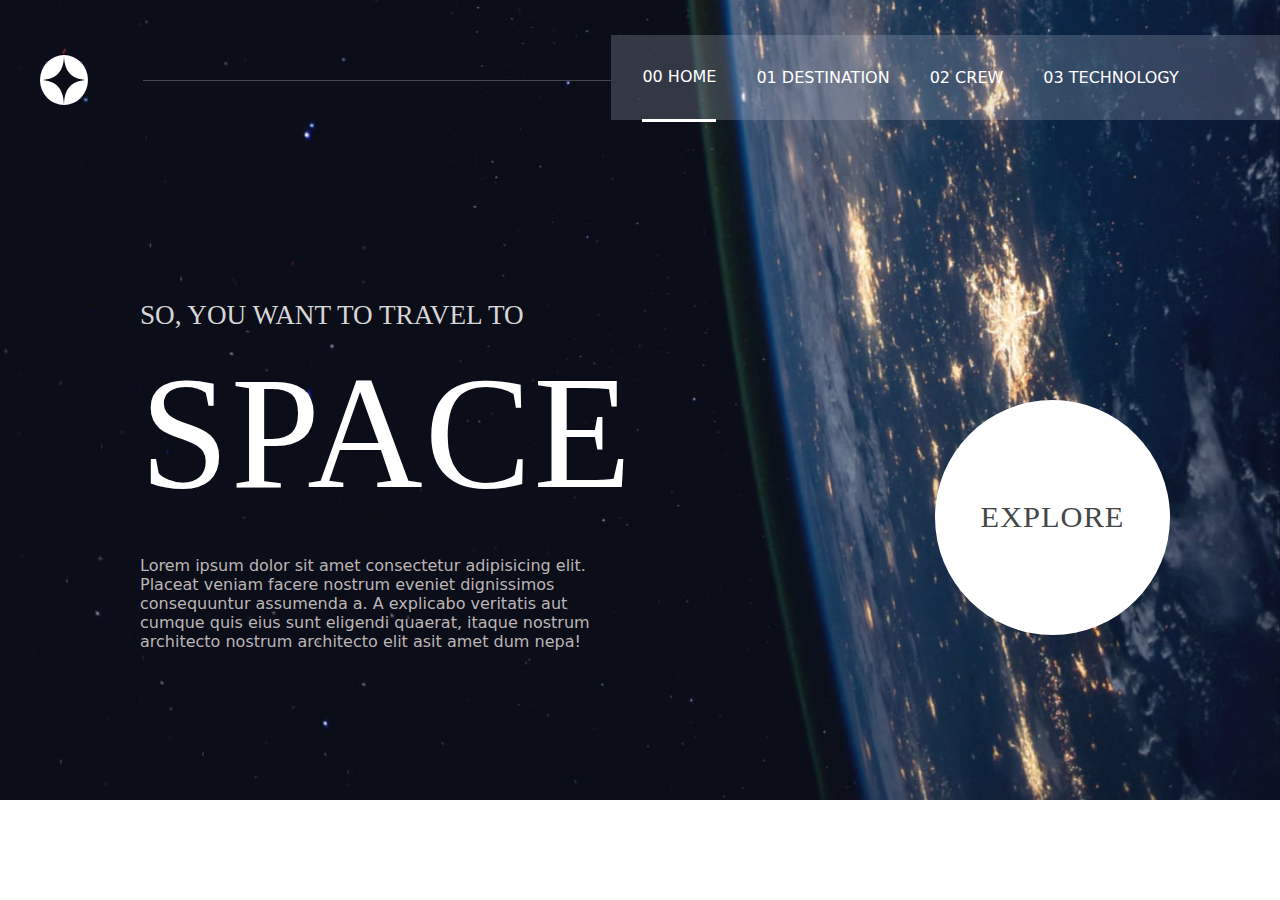
<file: Space-zone/00-index/index.html>
<!DOCTYPE html>
<html lang="en">
<head>
    <meta charset="UTF-8">
    <meta name="viewport" content="width=device-width, initial-scale=1.0">
    <title>Space-zone</title>
    <link rel="shortcut icon" href="../arquivos-codigos/starter-code/assets/favicon-32x32.png" type="image/x-icon">
    <link rel="stylesheet" href="style.css">
</head>
<body>
    
    <header>
        <img src="../arquivos-codigos/starter-code/assets/shared/logo.svg" alt="estrela-header" id="logo">

        <hr id="linha-header">

        <nav id="menu">
            <a href="index.html" style="border-bottom: 3px solid white;" class="menua ><aside class="number">00</aside> HOME</a>
            <a href="../001-destination/moon.html" class="menua ><aside class="number">01</aside> DESTINATION</a>
            <a href="../003-crew/crew1.html" class="menua ><aside class="number">02</aside> CREW</a>
            <a href="../004-TEC/tec1.html" style="margin-right: 70px;" class="menua ><aside class="number">03</aside> TECHNOLOGY</a>
        </nav>
    </header>


    <main>
        <section id="info">
            <h4>SO, YOU WANT TO TRAVEL TO</h4>
            <h1>SPACE</h1>
            <p>Lorem ipsum dolor sit amet consectetur adipisicing elit. Placeat veniam facere nostrum eveniet dignissimos consequuntur assumenda a. A explicabo veritatis aut cumque quis eius sunt eligendi quaerat, itaque nostrum architecto nostrum architecto elit asit amet dum nepa!</p>


        </section>

        <a href="https://earth.google.com/web/" target="_blank" id="ex">  
                <p id="ex1">EXPLORE</p>
        </a>


    </main>
</body>
</html>
</file>
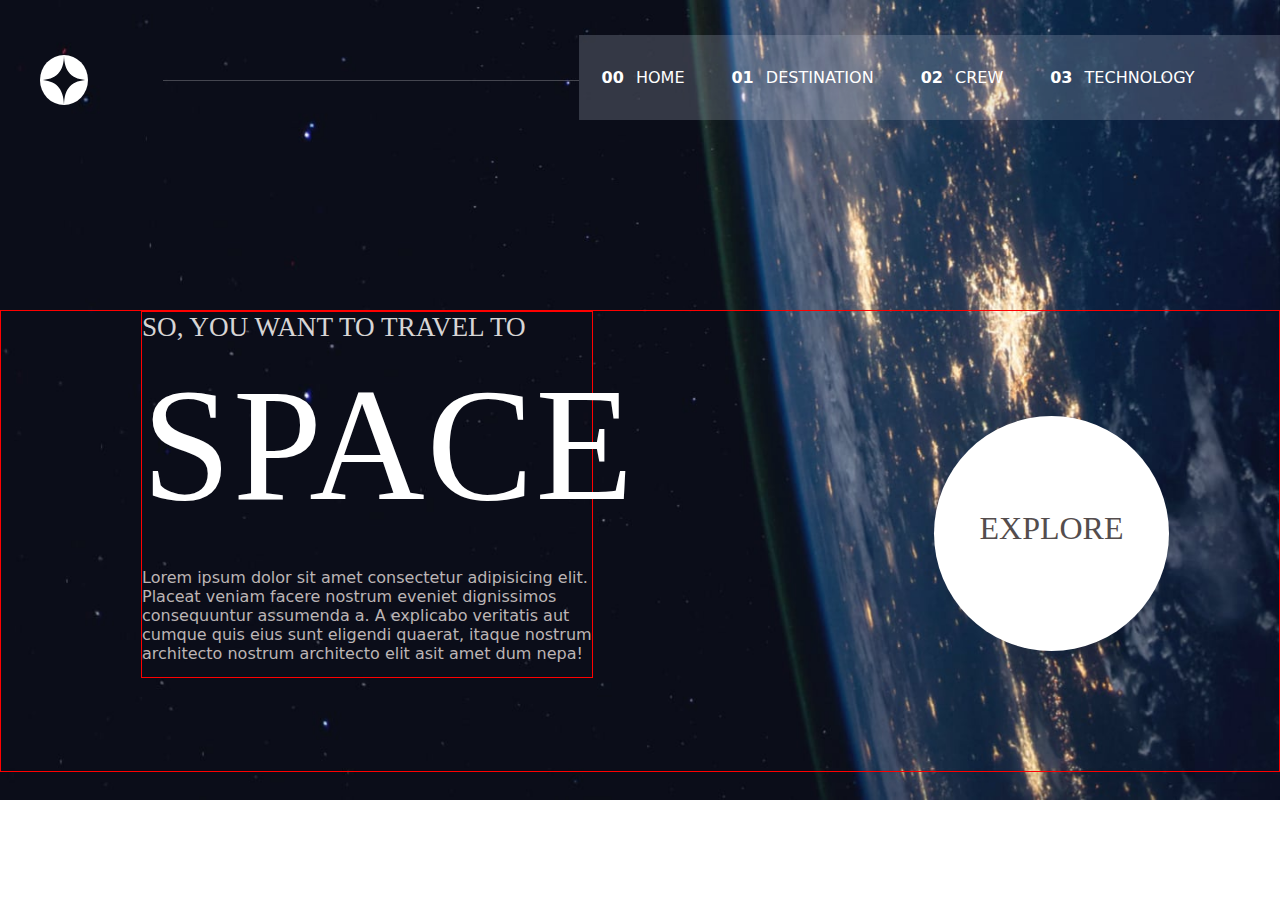
<file: Space-zone/index/index.html>
<!DOCTYPE html>
<html lang="en">
<head>
    <meta charset="UTF-8">
    <meta name="viewport" content="width=device-width, initial-scale=1.0">
    <title>Space-zone</title>
    <link rel="shortcut icon" href="arquivos-codigos/starter-code/assets/favicon-32x32.png" type="image/x-icon">
    <link rel="stylesheet" href="style.css">
</head>
<body>
    
    <header>
        <img src="../arquivos-codigos/starter-code/assets/shared/logo.svg" alt="estrela-header" id="logo">

        <hr id="linha-header">

        <nav id="menu">
            <a href=""><aside class="number">00</aside> HOME</a>
            <a href=""><aside class="number">01</aside> DESTINATION</a>
            <a href=""><aside class="number">02</aside> CREW</a>
            <a href="" style="margin-right: 70px;"><aside class="number">03</aside> TECHNOLOGY</a>
        </nav>
    </header>


    <main>
        <section id="info">
            <h4>SO, YOU WANT TO TRAVEL TO</h4>
            <h1>SPACE</h1>
            <p>Lorem ipsum dolor sit amet consectetur adipisicing elit. Placeat veniam facere nostrum eveniet dignissimos consequuntur assumenda a. A explicabo veritatis aut cumque quis eius sunt eligendi quaerat, itaque nostrum architecto nostrum architecto elit asit amet dum nepa!</p>


        </section>

        <section id="button">
            <a href="" id="ex">EXPLORE</a>
        </section>


    </main>
</body>
</html>
</file>
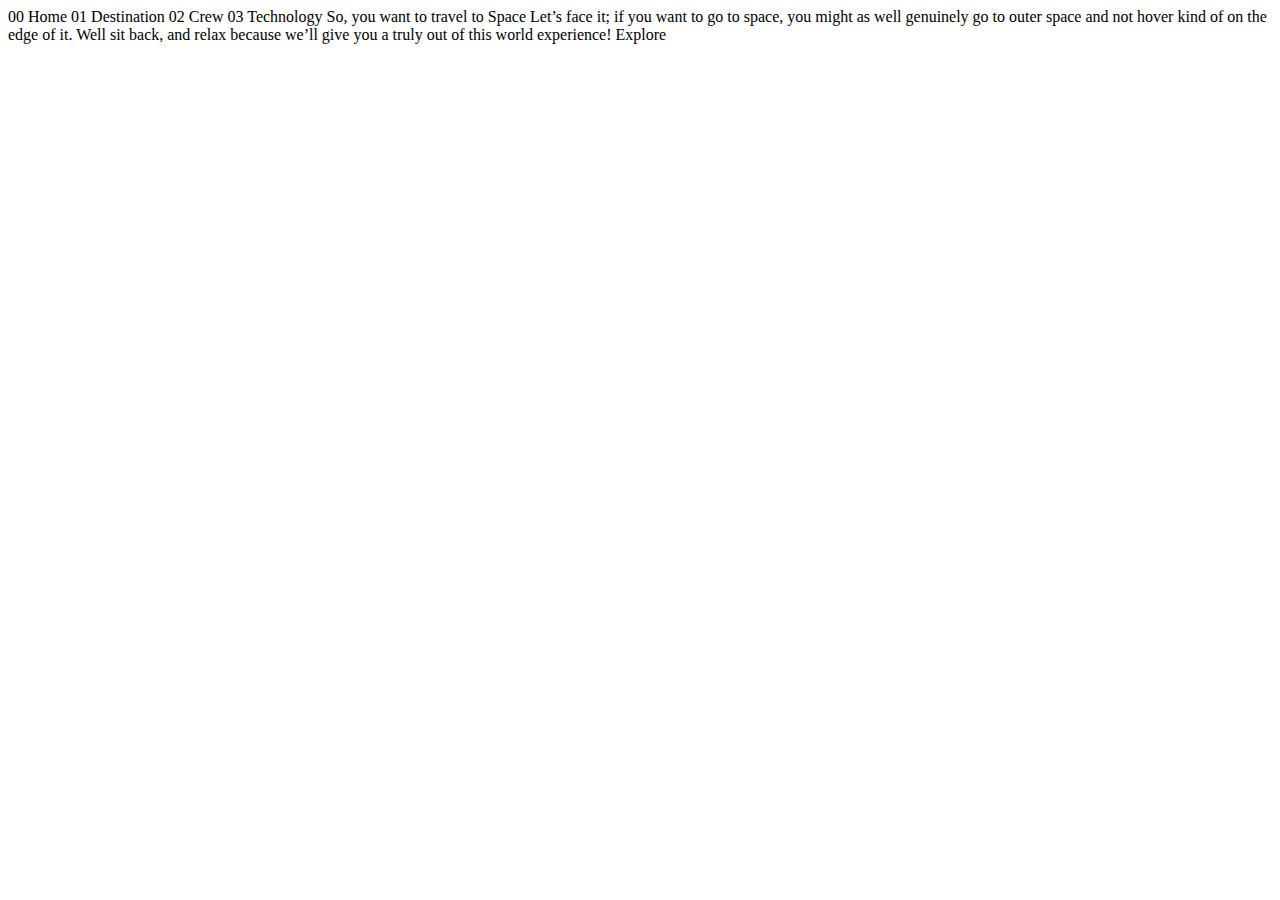
<file: Space-zone/arquivos-codigos/starter-code/index.html>
<!DOCTYPE html>
<html lang="en">
<head>
  <meta charset="UTF-8">
  <meta name="viewport" content="width=device-width, initial-scale=1.0">

  <link rel="icon" type="image/png" sizes="32x32" href="./assets/favicon-32x32.png">
  
  <title>Frontend Mentor | Space tourism website</title>
</head>
<body>

  00 Home
  01 Destination
  02 Crew
  03 Technology

  So, you want to travel to
  Space
  Let’s face it; if you want to go to space, you might as well genuinely go to 
  outer space and not hover kind of on the edge of it. Well sit back, and relax 
  because we’ll give you a truly out of this world experience!

  Explore

</body>
</html>
</file>
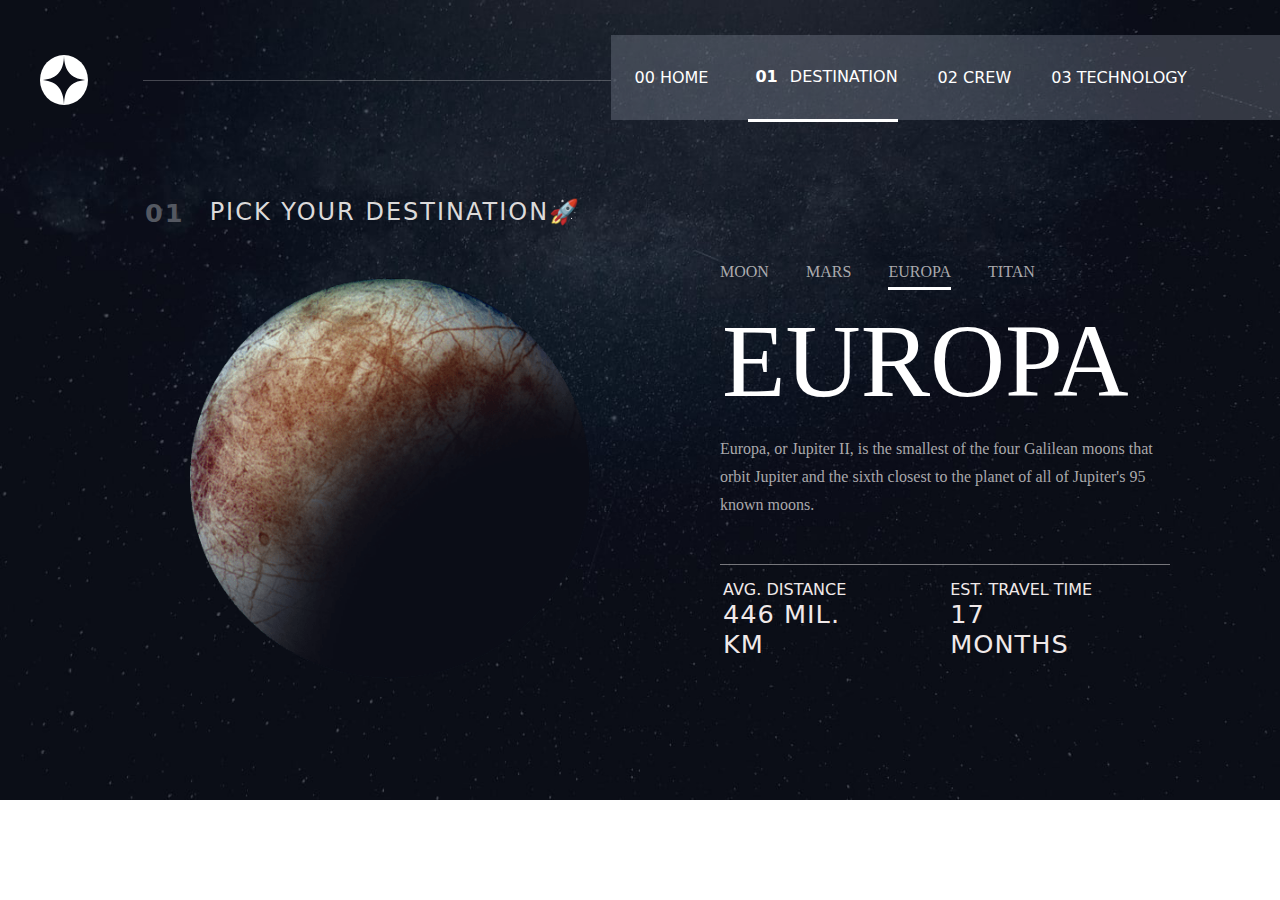
<file: Space-zone/001-destination/europa.html>
<!DOCTYPE html>
<html lang="en">
<head>
    <meta charset="UTF-8">
    <meta name="viewport" content="width=device-width, initial-scale=1.0">
    <title>EUROPA|---SPACE-ZONE</title>
    <link rel="shortcut icon" href="../arquivos-codigos/starter-code/assets/favicon-32x32.png" type="image/x-icon">
    <link rel="stylesheet" href="europa.css">

</head>
<body>

    <header>
        <img src="../arquivos-codigos/starter-code/assets/shared/logo.svg" alt="estrela-header" id="logo">

        <hr id="linha-header">

        <nav id="menu">
            <a href="../00-index/index.html" class="menua ><aside class="number">00</aside> HOME</a>
            <a href="" class="menua" style="border-bottom: 3px solid white;" > <aside class="number">01</aside> DESTINATION</a>
            <a href="../003-crew/crew1.html" class="menua ><aside class="number">02</aside> CREW</a>
            <a href="../004-TEC/tec1.html" style="margin-right: 70px;" class="menua ><aside class="number">03</aside> TECHNOLOGY</a>
        </nav>
    </header>

    <main>
        <h2><aside>01</aside>PICK   YOUR   DESTINATION🚀</h2>

        <div id="dois">
            <section id="planet">
                <img src="../arquivos-codigos/starter-code/assets/destination/image-europa.png" alt="EUROPA">

            </section>

            <section id="info-planet">
                <nav id="planets">
                    <a href="moon.html">MOON</a>
                    <a href="mars.html">MARS</a>
                    <a href="europa.html" style="border-bottom: 3px solid white">EUROPA</a>
                    <a href="titan.html">TITAN</a>
                </nav>

                <h1>EUROPA</h1>
                <p>Europa, or Jupiter II, is the smallest of the four Galilean moons that orbit Jupiter and the sixth closest to the planet of all of Jupiter's 95 known moons.</p>

                <hr>

                <footer>
                    <div class="fut">
                        <p>AVG. DISTANCE</p>
                        <h3>446 MIL. KM</h3>
                    </div>

                    <div class="fut">
                        <p>EST. TRAVEL TIME</p>
                        <h3>17 MONTHS</h3>
                    </div>
                </footer>
            </section>


        </div>
    </main>
    
</body>
</html>
</file>
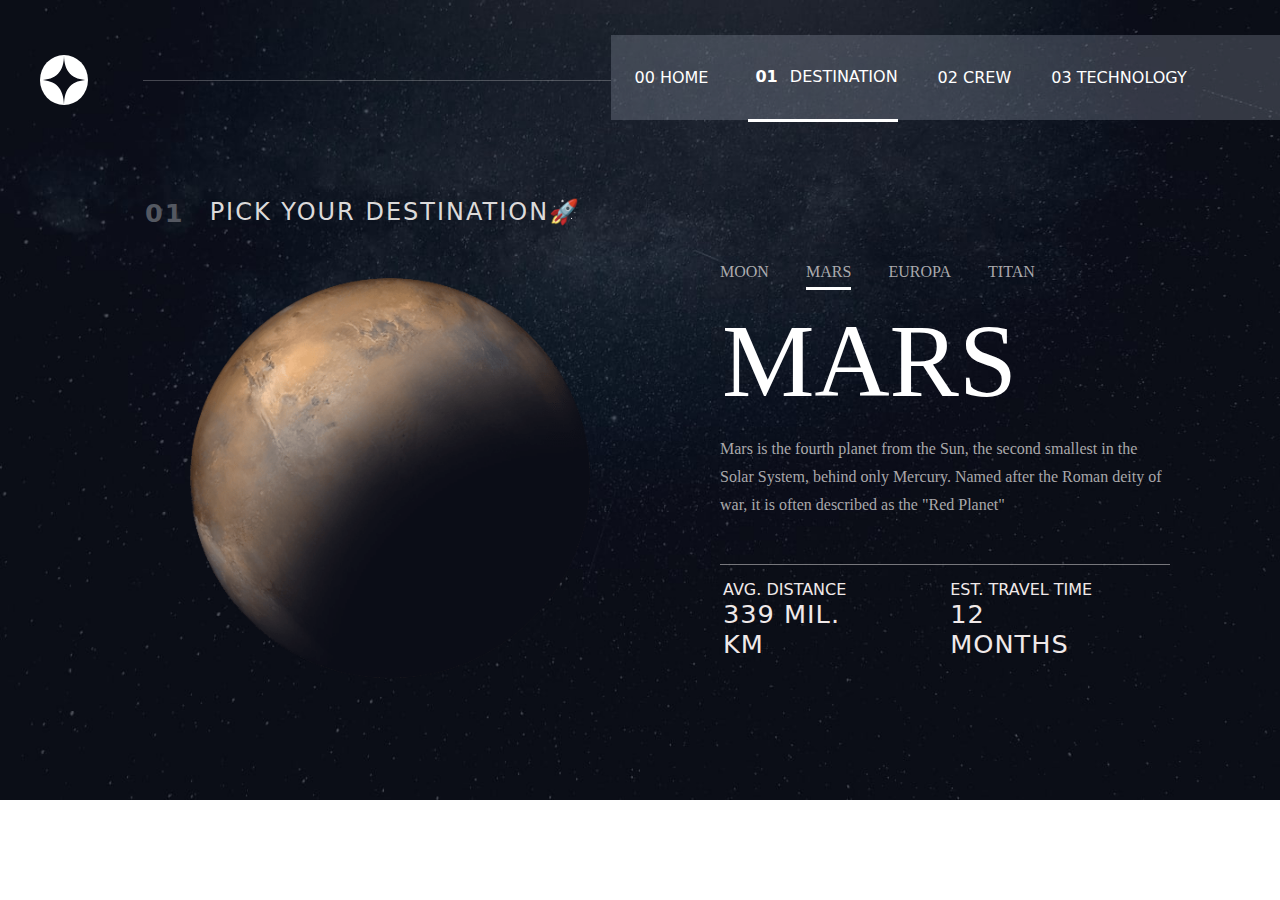
<file: Space-zone/001-destination/mars.html>
<!DOCTYPE html>
<html lang="en">
<head>
    <meta charset="UTF-8">
    <meta name="viewport" content="width=device-width, initial-scale=1.0">
    <title>MARS|---SPACE-ZONE</title>
    <link rel="shortcut icon" href="../arquivos-codigos/starter-code/assets/favicon-32x32.png" type="image/x-icon">
    <link rel="stylesheet" href="mars.css">

</head>
<body>

    <header>
        <img src="../arquivos-codigos/starter-code/assets/shared/logo.svg" alt="estrela-header" id="logo">

        <hr id="linha-header">

        <nav id="menu">
            <a href="../00-index/index.html" class="menua ><aside class="number">00</aside> HOME</a>
            <a href="" class="menua" style="border-bottom: 3px solid white;" > <aside class="number">01</aside> DESTINATION</a>
            <a href="../003-crew/crew1.html" class="menua ><aside class="number">02</aside> CREW</a>
            <a href="../004-TEC/tec1.html" style="margin-right: 70px;" class="menua ><aside class="number">03</aside> TECHNOLOGY</a>
        </nav>
    </header>

    <main>
        <h2><aside>01</aside>PICK   YOUR   DESTINATION🚀</h2>

        <div id="dois">
            <section id="planet">
                <img src="../arquivos-codigos/starter-code/assets/destination/image-mars.png" alt="MARS">

            </section>

            <section id="info-planet">
                <nav id="planets">
                    <a href="moon.html">MOON</a>
                    <a href="mars.html" style="border-bottom: 3px solid white">MARS</a>
                    <a href="europa.html">EUROPA</a>
                    <a href="titan.html">TITAN</a>
                </nav>

                <h1>MARS</h1>
                <p>Mars is the fourth planet from the Sun, the second smallest in the Solar System, behind only Mercury. Named after the Roman deity of war, it is often described as the "Red Planet"</p>

                <hr>

                <footer>
                    <div class="fut">
                        <p>AVG. DISTANCE</p>
                        <h3>339 MIL. KM</h3>
                    </div>

                    <div class="fut">
                        <p>EST. TRAVEL TIME</p>
                        <h3>12 MONTHS</h3>
                    </div>
                </footer>
            </section>


        </div>
    </main>
    
</body>
</html>
</file>
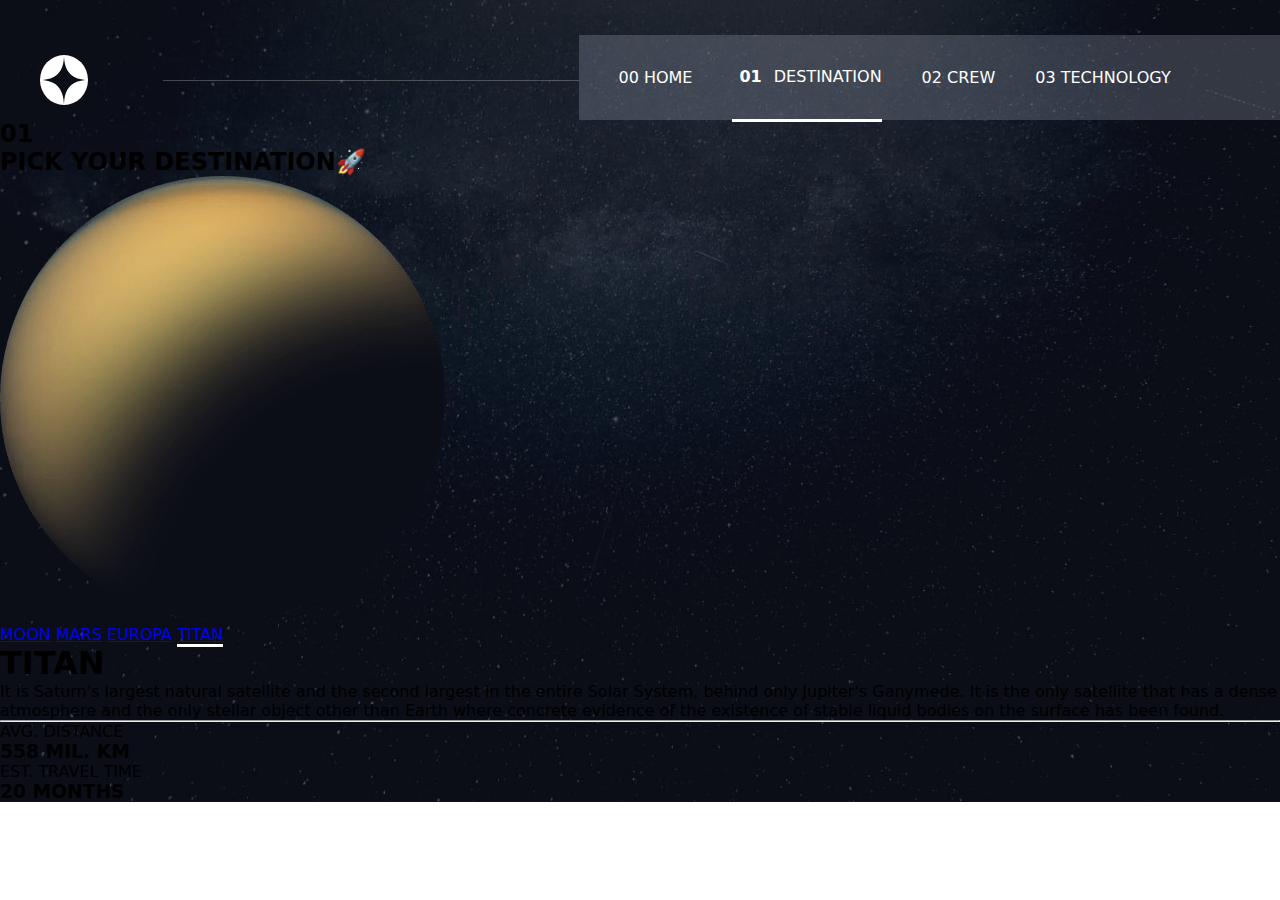
<file: Space-zone/001-destination/titan.html>
<!DOCTYPE html>
<html lang="en">
<head>
    <meta charset="UTF-8">
    <meta name="viewport" content="width=device-width, initial-scale=1.0">
    <title>TITAN|--SPACE-ZONE</title>
    <link rel="shortcut icon" href="../arquivos-codigos/starter-code/assets/favicon-32x32.png" type="image/x-icon">
    <link rel="stylesheet" href="moon.css">

</head>
<body>

    <header>
        <img src="../arquivos-codigos/starter-code/assets/shared/logo.svg" alt="estrela-header" id="logo">

        <hr id="linha-header">

        <nav id="menu">
            <a href="../00-index/index.html" class="menua ><aside class="number">00</aside> HOME</a>
            <a href="" class="menua" style="border-bottom: 3px solid white;" > <aside class="number">01</aside> DESTINATION</a>
            <a href="../003-crew/crew1.html" class="menua ><aside class="number">02</aside> CREW</a>
            <a href="../004-TEC/tec1.html" style="margin-right: 70px;" class="menua ><aside class="number">03</aside> TECHNOLOGY</a>
        </nav>
    </header>

    <main>
        <h2><aside>01</aside>PICK   YOUR   DESTINATION🚀</h2>

        <div id="dois">
            <section id="planet">
                <img src="../arquivos-codigos/starter-code/assets/destination/image-titan.png" alt="TITAN">

            </section>

            <section id="info-planet">
                <nav id="planets">
                    <a href="moon.html" >MOON</a>
                    <a href="mars.html">MARS</a>
                    <a href="europa.html">EUROPA</a>
                    <a href="titan.html"style="border-bottom: 3px solid white";>TITAN</a>
                </nav>

                <h1>TITAN</h1>
                <p>It is Saturn's largest natural satellite and the second largest in the entire Solar System, behind only Jupiter's Ganymede. It is the only satellite that has a dense atmosphere and the only stellar object other than Earth where concrete evidence of the existence of stable liquid bodies on the surface has been found.

                <hr>

                <footer>
                    <div class="fut">
                        <p>AVG. DISTANCE</p>
                        <h3>558 MIL. KM</h3>
                    </div>

                    <div class="fut">
                        <p>EST. TRAVEL TIME</p>
                        <h3>20 MONTHS</h3>
                    </div>
                </footer>
            </section>


        </div>
    </main>
    
</body>
</html>
</file>
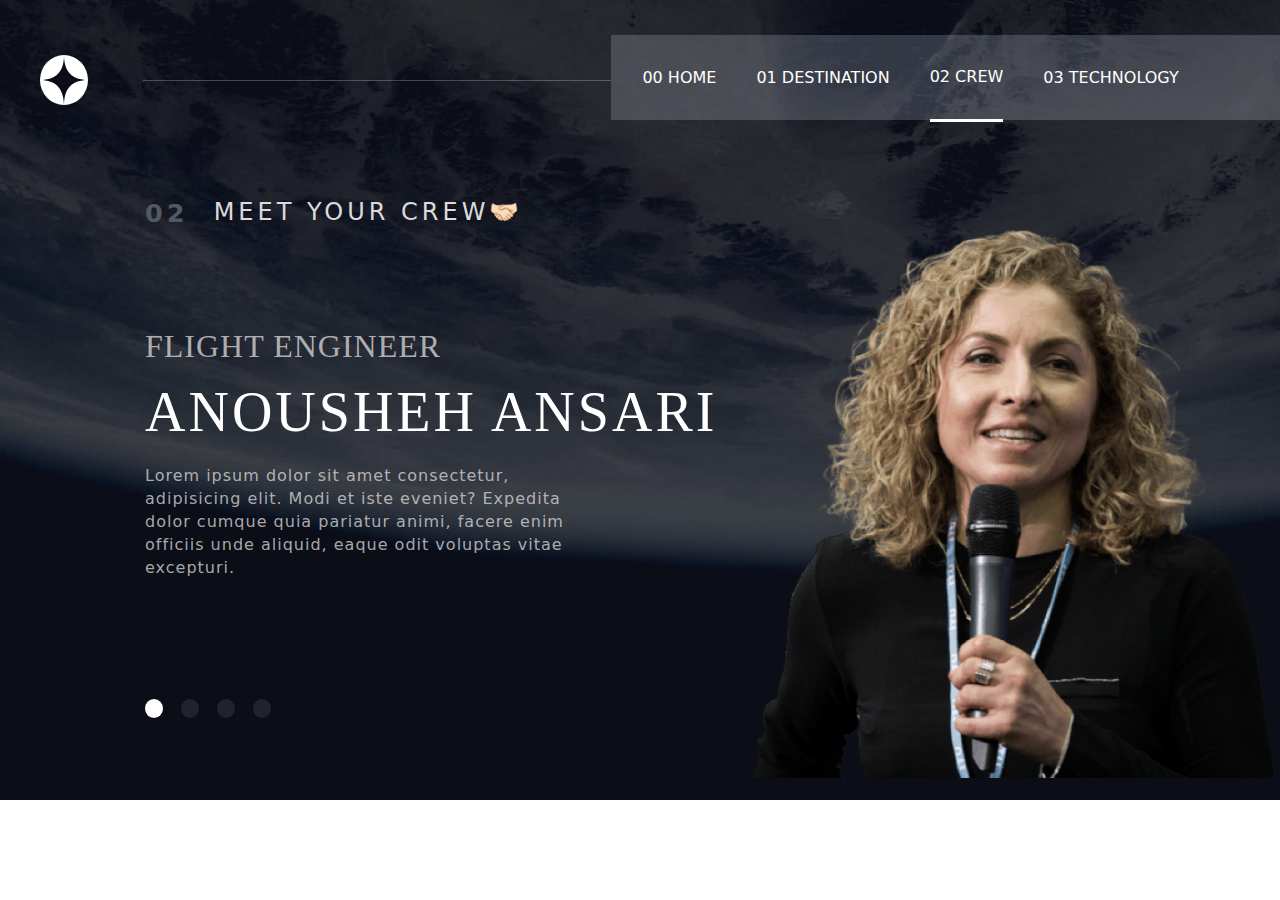
<file: Space-zone/003-crew/crew1.html>
<!DOCTYPE html>
<html lang="en">
<head>
    <meta charset="UTF-8">
    <meta name="viewport" content="width=device-width, initial-scale=1.0">
    <title>CREW|---02</title>
    <link rel="shortcut icon" href="../arquivos-codigos/starter-code/assets/favicon-32x32.png" type="image/x-icon">
    <link rel="stylesheet" href="geral003.css">

</head>
<body>

    <header>
        <img src="../arquivos-codigos/starter-code/assets/shared/logo.svg" alt="estrela-header" id="logo">

        <hr id="linha-header">

        <nav id="menu">
            <a href="../00-index/index.html" class="menua ><aside class="number">00</aside> HOME</a>
            <a href="../001-destination/moon.html" class="menua ><aside class="number">01</aside> DESTINATION</a>
            <a href="../003-crew/crew1.html" style="border-bottom: 3px solid white;" class="menua ><aside class="number">02</aside> CREW</a>
            <a href="../004-TEC/tec1.html" style="margin-right: 70px;" class="menua ><aside class="number">03</aside> TECHNOLOGY</a>
        </nav>
    </header>
    
    <main>
        <h2><aside>02</aside>MEET YOUR CREW🤝🏻</h2>

        <div id="dois">
            <section id="info">
                <h3>FLIGHT ENGINEER</h3>
                <h1>ANOUSHEH ANSARI</h1>
                <p>Lorem ipsum dolor sit amet consectetur, adipisicing elit. Modi et iste eveniet? Expedita dolor cumque quia pariatur animi, facere enim officiis unde aliquid, eaque odit voluptas vitae excepturi.</p>

                <nav id="bolinhas">
                     <a href="" style="background-color: white;"></a>
                     <a href="crew2.html"></a>
                     <a href="crew3.html"></a>
                     <a href="crew4.html"></a>

                </nav>

            </section>

            <section id="pessoa">
               <img src="../arquivos-codigos/starter-code/assets/crew/image-anousheh-ansari.png" alt="Pessoa">
            </section>
        </div>
    </main>
</body>
</html>
</file>
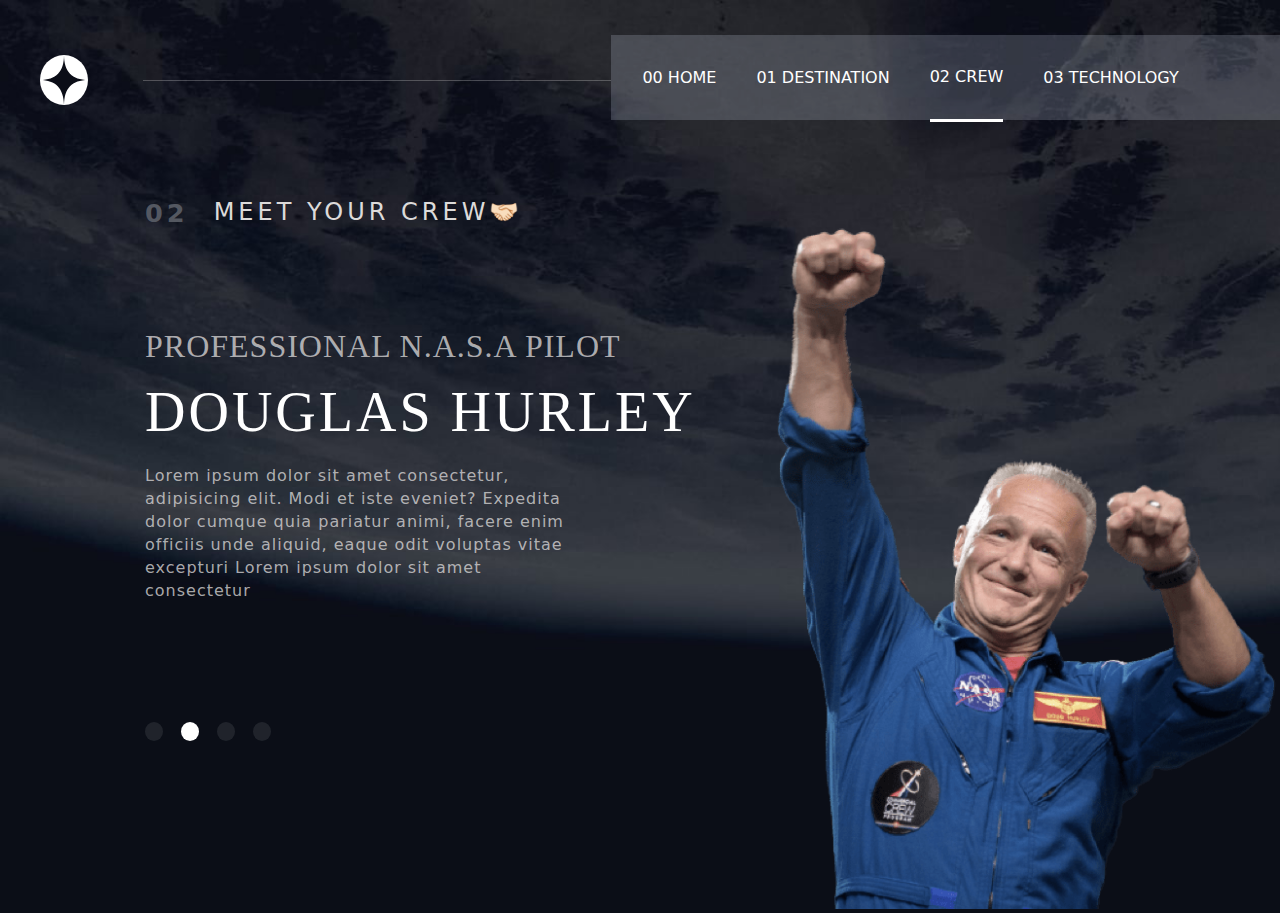
<file: Space-zone/003-crew/crew2.html>
<!DOCTYPE html>
<html lang="en">
<head>
    <meta charset="UTF-8">
    <meta name="viewport" content="width=device-width, initial-scale=1.0">
    <title>CREW|---02</title>
    <link rel="shortcut icon" href="../arquivos-codigos/starter-code/assets/favicon-32x32.png" type="image/x-icon">
    <link rel="stylesheet" href="geral003.css">

</head>
<body>

    <header>
        <img src="../arquivos-codigos/starter-code/assets/shared/logo.svg" alt="estrela-header" id="logo">

        <hr id="linha-header">

        <nav id="menu">
            <a href="../00-index/index.html" class="menua ><aside class="number">00</aside> HOME</a>
            <a href="../001-destination/moon.html" class="menua ><aside class="number">01</aside> DESTINATION</a>
            <a href="../003-crew/crew1.html" style="border-bottom: 3px solid white;" class="menua ><aside class="number">02</aside> CREW</a>
            <a href="../004-TEC/tec1.html" style="margin-right: 70px;" class="menua ><aside class="number">03</aside> TECHNOLOGY</a>
        </nav>
    </header>
    
    <main>
        <h2><aside>02</aside>MEET YOUR CREW🤝🏻</h2>

        <div id="dois">
            <section id="info">
                <h3>PROFESSIONAL N.A.S.A PILOT</h3>
                <h1>DOUGLAS HURLEY</h1>
                <p>Lorem ipsum dolor sit amet consectetur, adipisicing elit. Modi et iste eveniet? Expedita dolor cumque quia pariatur animi, facere enim officiis unde aliquid, eaque odit voluptas vitae excepturi Lorem ipsum dolor sit amet consectetur</p>

                <nav id="bolinhas">
                     <a href="crew1.html"></a>
                     <a href="" style="background-color: white;"></a>
                     <a href="crew3.html"></a>
                     <a href="crew4.html"></a>

                </nav>

            </section>

            <section id="pessoa">
               <img src="../arquivos-codigos/starter-code/assets/crew/image-douglas-hurley.png" alt="Pessoa" style="width: 500px; margin-left: 80px; margin-top: 0px;">
            </section>
        </div>
    </main>
</body>
</html>
</file>
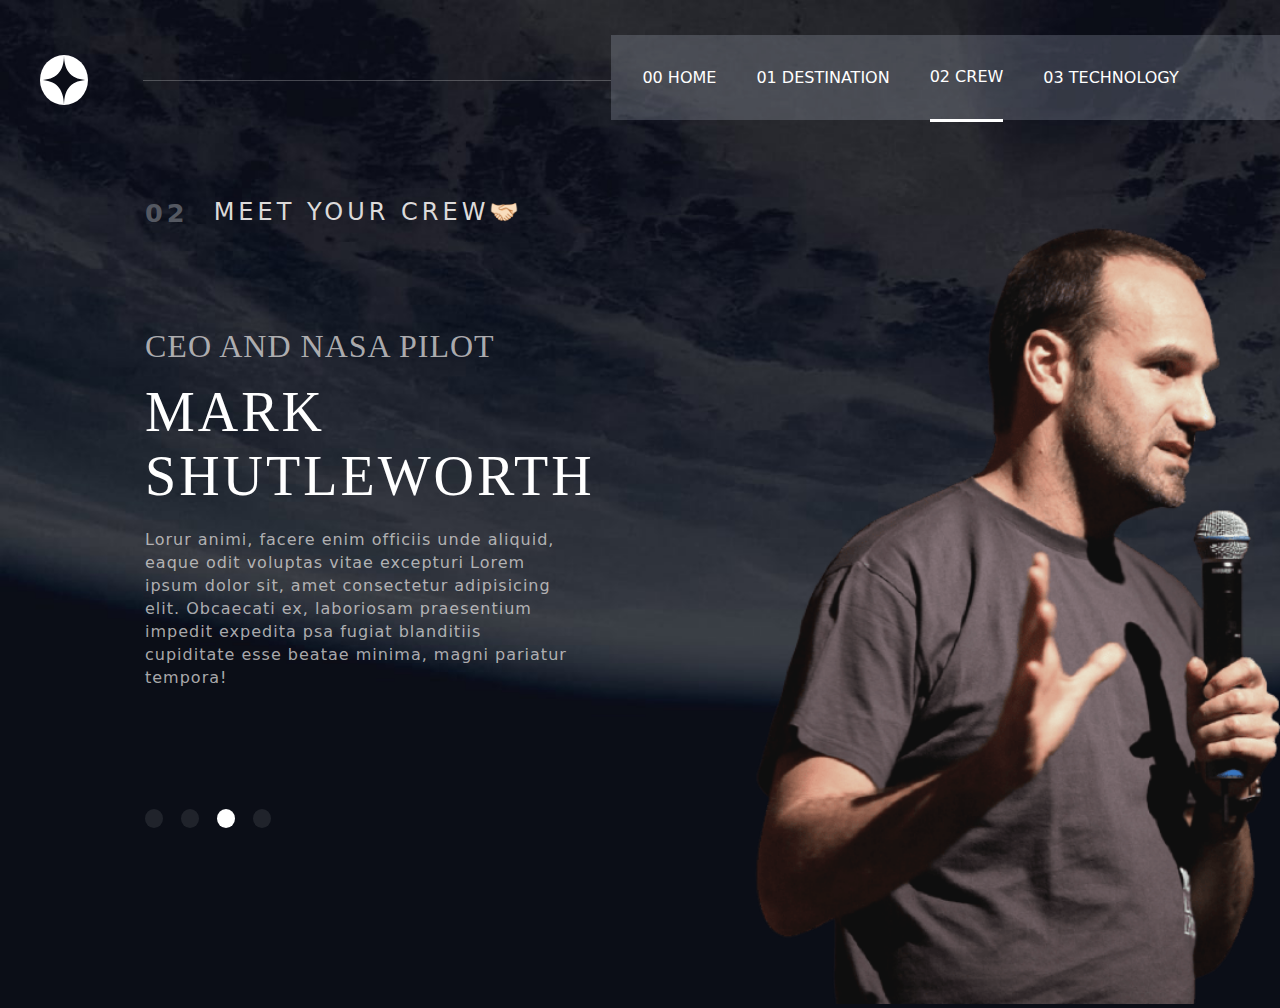
<file: Space-zone/003-crew/crew3.html>
<!DOCTYPE html>
<html lang="en">
<head>
    <meta charset="UTF-8">
    <meta name="viewport" content="width=device-width, initial-scale=1.0">
    <title>CREW|---02</title>
    <link rel="shortcut icon" href="../arquivos-codigos/starter-code/assets/favicon-32x32.png" type="image/x-icon">
    <link rel="stylesheet" href="geral003.css">

</head>
<body>

    <header>
        <img src="../arquivos-codigos/starter-code/assets/shared/logo.svg" alt="estrela-header" id="logo">

        <hr id="linha-header">

        <nav id="menu">
            <a href="../00-index/index.html" class="menua ><aside class="number">00</aside> HOME</a>
            <a href="../001-destination/moon.html" class="menua ><aside class="number">01</aside> DESTINATION</a>
            <a href="../003-crew/crew1.html" style="border-bottom: 3px solid white;" class="menua ><aside class="number">02</aside> CREW</a>
            <a href="../004-TEC/tec1.html" style="margin-right: 70px;" class="menua ><aside class="number">03</aside> TECHNOLOGY</a>
        </nav>
    </header>
    
    <main>
        <h2><aside>02</aside>MEET YOUR CREW🤝🏻</h2>

        <div id="dois">
            <section id="info">
                <h3>CEO AND NASA PILOT</h3>
                <h1>MARK SHUTLEWORTH</h1>
                <p>Lorur animi, facere enim officiis unde aliquid, eaque odit voluptas vitae excepturi Lorem ipsum dolor sit, amet consectetur adipisicing elit. Obcaecati ex, laboriosam praesentium impedit expedita psa fugiat blanditiis cupiditate esse beatae minima, magni pariatur tempora!</p>

                <nav id="bolinhas">
                     <a href="crew1.html" ></a>
                     <a href="crew2.html"></a>
                     <a href="" style="background-color: white;"></a>
                     <a href="crew4.html"></a>

                </nav>

            </section>

            <section id="pessoa">
               <img src="../arquivos-codigos/starter-code/assets/crew/image-mark-shuttleworth.png" alt="Pessoa" width="500px">
            </section>
        </div>
    </main>
</body>
</html>
</file>
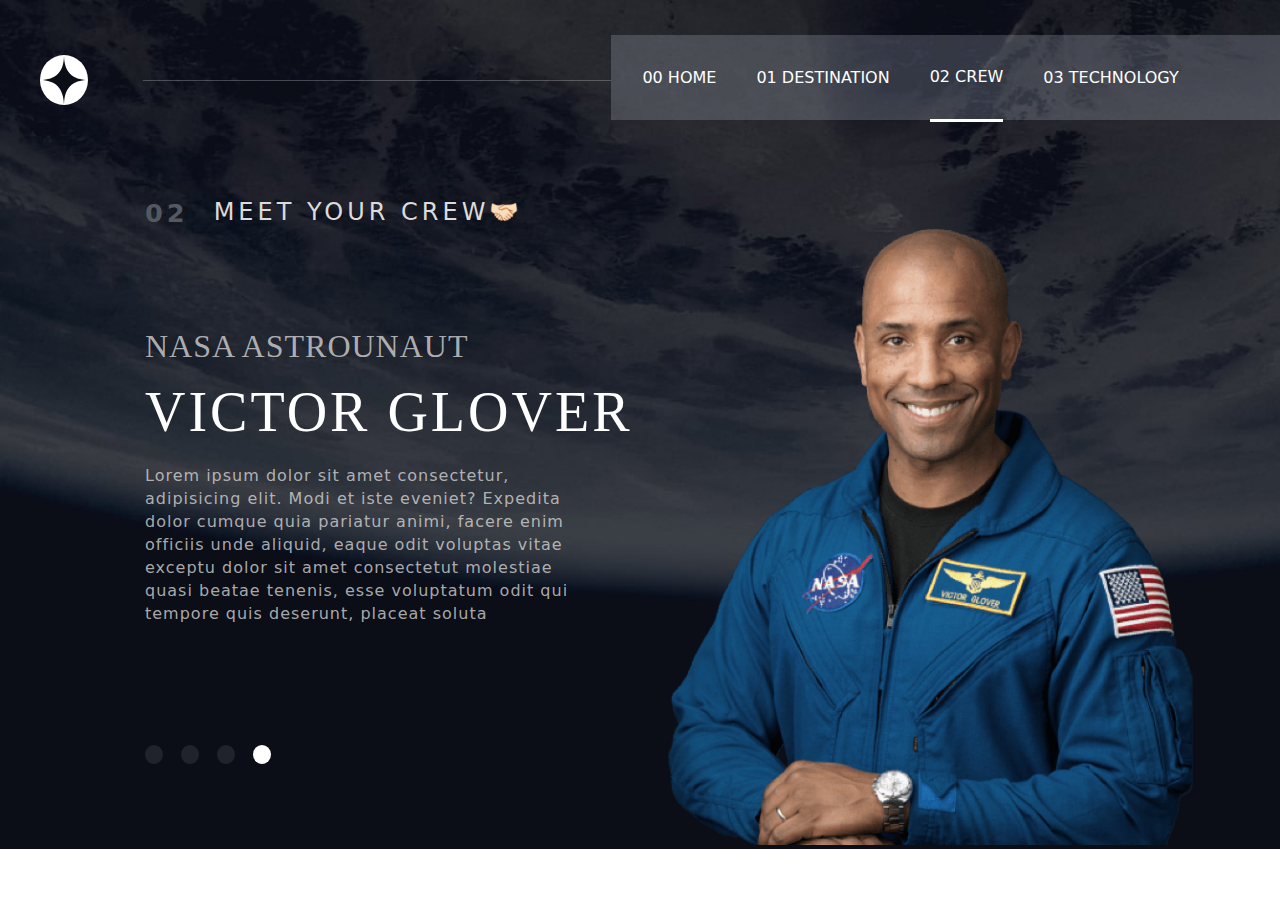
<file: Space-zone/003-crew/crew4.html>
<!DOCTYPE html>
<html lang="en">
<head>
    <meta charset="UTF-8">
    <meta name="viewport" content="width=device-width, initial-scale=1.0">
    <title>CREW|---02</title>
    <link rel="shortcut icon" href="../arquivos-codigos/starter-code/assets/favicon-32x32.png" type="image/x-icon">
    <link rel="stylesheet" href="geral003.css">

</head>
<body>

    <header>
        <img src="../arquivos-codigos/starter-code/assets/shared/logo.svg" alt="estrela-header" id="logo">

        <hr id="linha-header">

        <nav id="menu">
            <a href="../00-index/index.html" class="menua ><aside class="number">00</aside> HOME</a>
            <a href="../001-destination/moon.html" class="menua ><aside class="number">01</aside> DESTINATION</a>
            <a href="../003-crew/crew1.html" style="border-bottom: 3px solid white;" class="menua ><aside class="number">02</aside> CREW</a>
            <a href="../004-TEC/tec1.html" style="margin-right: 70px;" class="menua ><aside class="number">03</aside> TECHNOLOGY</a>
        </nav>
    </header>
    
    <main>
        <h2><aside>02</aside>MEET YOUR CREW🤝🏻</h2>

        <div id="dois">
            <section id="info">
                <h3>NASA ASTROUNAUT</h3>
                <h1>VICTOR GLOVER</h1>
                <p>Lorem ipsum dolor sit amet consectetur, adipisicing elit. Modi et iste eveniet? Expedita dolor cumque quia pariatur animi, facere enim officiis unde aliquid, eaque odit voluptas vitae exceptu dolor sit amet consectetut molestiae quasi beatae tenenis, esse voluptatum odit qui tempore quis deserunt, placeat soluta</p>

                <nav id="bolinhas">
                     <a href="crew1.html" ></a>
                     <a href="crew2.html"></a>
                     <a href="crew3.html"></a>
                     <a href="" style="background-color: white;"></a>

                </nav>

            </section>

            <section id="pessoa">
               <img src="../arquivos-codigos/starter-code/assets/crew/image-victor-glover.png" alt="Pessoa" >
            </section>
        </div>
    </main>
</body>
</html>
</file>
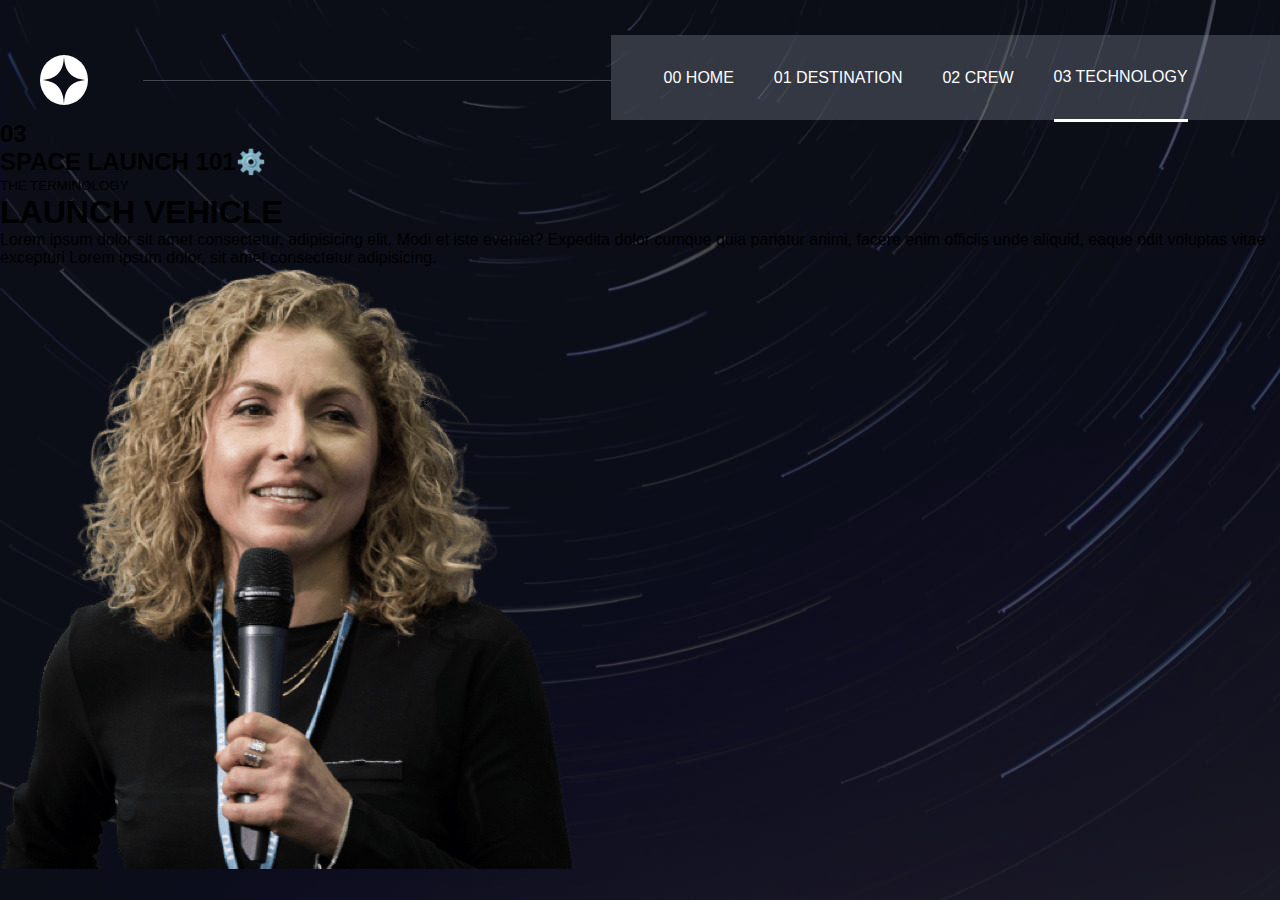
<file: Space-zone/004-TEC/tec1.html>
<!DOCTYPE html>
<html lang="pt-br">
<head>
    <meta charset="UTF-8">
    <meta name="viewport" content="width=device-width, initial-scale=1.0">
    <title>TECH|---SPACE-ZONE</title>
    <link rel="shortcut icon" href="../arquivos-codigos/starter-code/assets/favicon-32x32.png" type="image/x-icon">
    <link rel="stylesheet" href="tec.css">

</head>
<body>

    <header>
        <img src="../arquivos-codigos/starter-code/assets/shared/logo.svg" alt="estrela-header" id="logo">

        <hr id="linha-header">

        <nav id="menu">
            <a href="../00-index/index.html" class="menua ><aside class="number">00</aside> HOME</a>
            <a href="../001-destination/moon.html" class="menua ><aside class="number">01</aside> DESTINATION</a>
            <a href="../003-crew/crew1.html" class="menua ><aside class="number">02</aside> CREW</a>
            <a href=""  style="border-bottom: 3px solid white;" style="margin-right: 70px;" class="menua ><aside class="number">03</aside> TECHNOLOGY</a>
        </nav>
    </header>

    <main>
        <h2><aside>03</aside>SPACE LAUNCH 101⚙️</h2>

    <div id="dois">
        <nav id="bolinhas">
            <a href=""></a>
            <a href=""></a>
            <a href=""></a>
       </nav>

            <section id="info">
                <small>THE TERMINOLOGY</small>
                <h1>LAUNCH VEHICLE</h1>
                <p>Lorem ipsum dolor sit amet consectetur, adipisicing elit. Modi et iste eveniet? Expedita dolor cumque quia pariatur animi, facere enim officiis unde aliquid, eaque odit voluptas vitae excepturi Lorem ipsum dolor, sit amet consectetur adipisicing.</p>
            </section>


            <section id="pessoa">
               <img src="../arquivos-codigos/starter-code/assets/crew/image-anousheh-ansari.png" alt="Pessoa">
            </section>
        </div>
    </main>

    
</body>
</html>
</file>
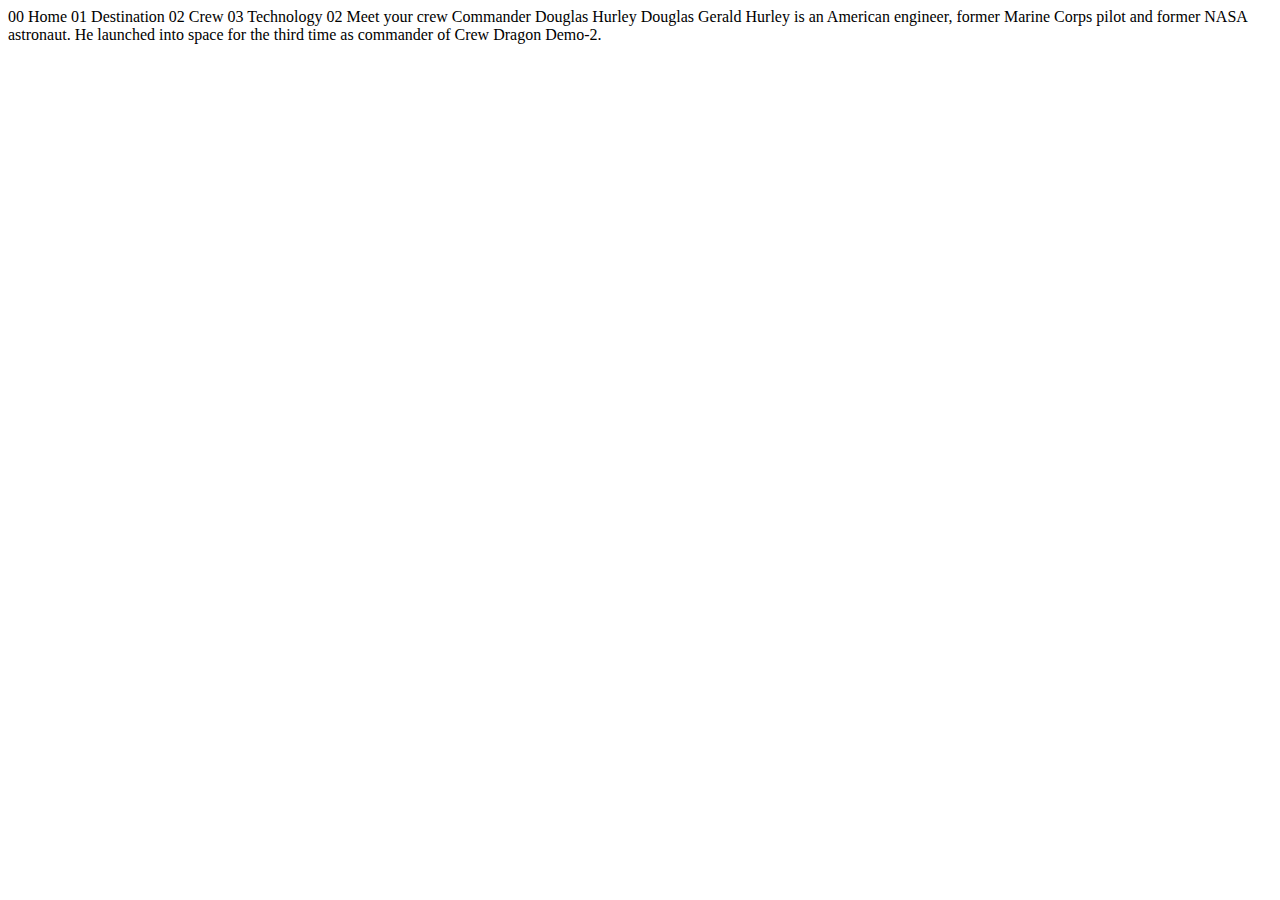
<file: Space-zone/arquivos-codigos/starter-code/crew-commander.html>
<!DOCTYPE html>
<html lang="en">
<head>
  <meta charset="UTF-8">
  <meta name="viewport" content="width=device-width, initial-scale=1.0">

  <link rel="icon" type="image/png" sizes="32x32" href="./assets/favicon-32x32.png">
  
  <title>Frontend Mentor | Space tourism website</title>
</head>
<body>

  00 Home
  01 Destination
  02 Crew
  03 Technology

  02 Meet your crew

  Commander
  Douglas Hurley

  Douglas Gerald Hurley is an American engineer, former Marine Corps pilot 
  and former NASA astronaut. He launched into space for the third time as 
  commander of Crew Dragon Demo-2.
</body>
</html>
</file>
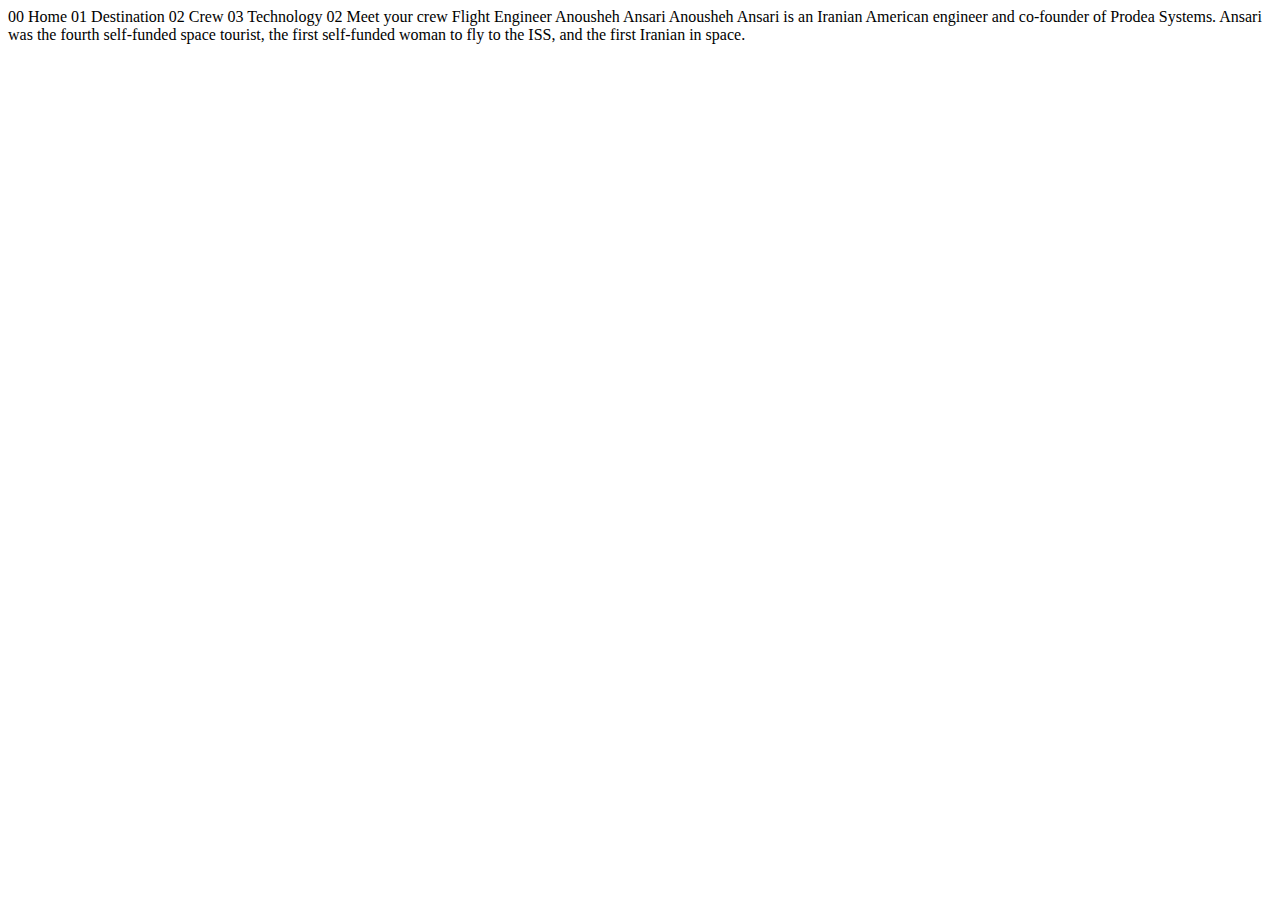
<file: Space-zone/arquivos-codigos/starter-code/crew-engineer.html>
<!DOCTYPE html>
<html lang="en">
<head>
  <meta charset="UTF-8">
  <meta name="viewport" content="width=device-width, initial-scale=1.0">

  <link rel="icon" type="image/png" sizes="32x32" href="./assets/favicon-32x32.png">
  
  <title>Frontend Mentor | Space tourism website</title>
</head>
<body>

  00 Home
  01 Destination
  02 Crew
  03 Technology

  02 Meet your crew

  Flight Engineer
  Anousheh Ansari

  Anousheh Ansari is an Iranian American engineer and co-founder of Prodea Systems. 
  Ansari was the fourth self-funded space tourist, the first self-funded woman to 
  fly to the ISS, and the first Iranian in space. 
</body>
</html>
</file>
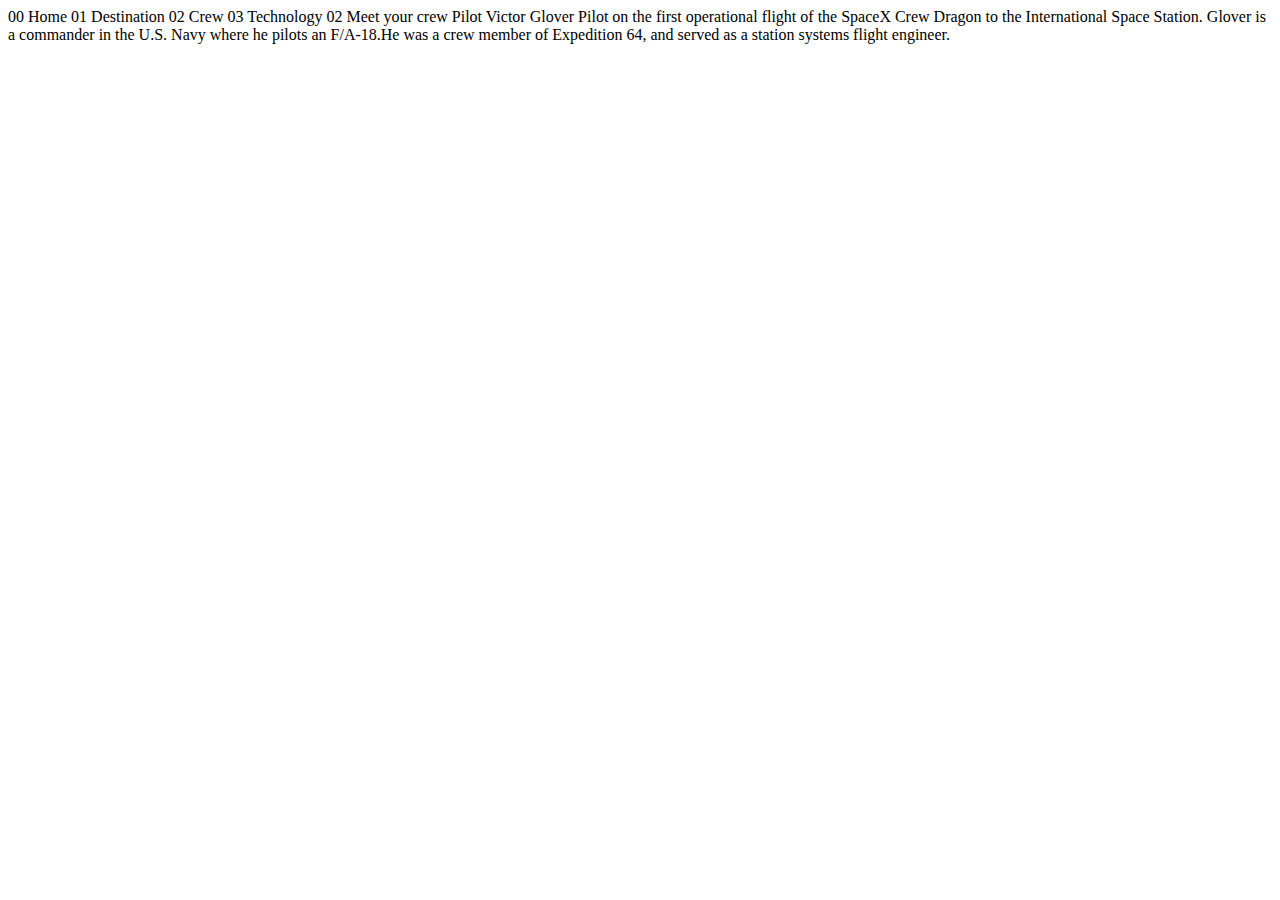
<file: Space-zone/arquivos-codigos/starter-code/crew-pilot.html>
<!DOCTYPE html>
<html lang="en">
<head>
  <meta charset="UTF-8">
  <meta name="viewport" content="width=device-width, initial-scale=1.0">

  <link rel="icon" type="image/png" sizes="32x32" href="./assets/favicon-32x32.png">
  
  <title>Frontend Mentor | Space tourism website</title>
</head>
<body>

  00 Home
  01 Destination
  02 Crew
  03 Technology

  02 Meet your crew

  Pilot
  Victor Glover

  Pilot on the first operational flight of the SpaceX Crew Dragon to the 
  International Space Station. Glover is a commander in the U.S. Navy where 
  he pilots an F/A-18.He was a crew member of Expedition 64, and served as a 
  station systems flight engineer. 
</body>
</html>
</file>
<file: Space-zone/00-index/style.css>
@charset "UTF-8";

* {
    padding: 0px;
    margin: 0px;
    font-family: system-ui, -apple-system, BlinkMacSystemFont, 'Segoe UI', Roboto, Oxygen, Ubuntu, Cantarell, 'Open Sans', 'Helvetica Neue', sans-serif;
    

}

body, html {
    background-image: url(../arquivos-codigos/starter-code/assets/home/background-home-desktop.jpg);
    background-repeat: no-repeat;
    background-size: cover;    
}

header {
    display: flex;
    justify-content: flex-start;
    flex-flow: row nowrap;
}

#logo {
margin-top: 55px;
margin-left: 40px;
max-height: 50px;
}

#linha-header {
    background-color: rgba(255, 255, 255, 0.241);
    border: none;
    height: 1px;
    width: 560px;
    margin-top: 80px;
    margin-left: 55px;
   
}

nav#menu {
    margin-top: 35px;
    width: 800px;
    height: 85px;
    background-color: #bec6d93b;
    display: flex;
    justify-content: center;
    align-items: center;
    flex-flow: row nowrap;
    
   
}

a.menua {
    text-decoration: none;
    color: white;
    font-size: 1rem;
    font-weight: 500;
    margin-right: 40px;
    height: 100%;
    line-height:85px;

}

.number {
    font-weight: 800;
    display: inline;
    margin: 7px;

}

a.menua:hover {
    border-bottom: 3px solid white;


}


main {
    height: 460px;
    margin-top: 180px;
    display: flex;
    justify-content: center;
    align-items: flex-start;
    flex-flow: row nowrap;
    justify-content: space-between;
}

#info {
    margin-left: 140px;
    width: 450px;
    height: 365px;
   
    
}

#info > h4 {
    color: rgb(215, 213, 213);
    font-size: 1.7rem;
    font-weight: 300;
    font-family: Cambria, Cochin, Georgia, Times, 'Times New Roman', serif;

}

#info > h1 {
    color: white;
    font-size: 10rem;
    letter-spacing: 2px;
    font-weight: 300;
    font-family: Cambria, Cochin, Georgia, Times, 'Times New Roman', serif;
    margin-top: 10px;
}

#info > p {
    color: rgb(188, 181, 181);
    font-size: 1rem;
    margin-top: 30px;
    
    
}



a#ex {
    margin-top: 100px;
    height: 235px;
    width: 235px;
    background-color: white;
    margin-right: 110px;
    border-radius: 50%;
    text-align: center;
    line-height: 235px;

}

a#ex:hover {
    padding: 1px 2px 1px 2px;
    

}

p#ex1 {
    color: #454648;
    font-size: 1.9rem;
    letter-spacing: 1px;
    font-weight: 400;
    font-family: Cambria, Cochin, Georgia, Times, 'Times New Roman', serif;
    display: inline-block;
    
   
}
</file>
<file: Space-zone/index/style.css>
@charset "UTF-8";

* {
    padding: 0px;
    margin: 0px;
    font-family: system-ui, -apple-system, BlinkMacSystemFont, 'Segoe UI', Roboto, Oxygen, Ubuntu, Cantarell, 'Open Sans', 'Helvetica Neue', sans-serif

}

body, html {
    background-image: url(../arquivos-codigos/starter-code/assets/home/background-home-desktop.jpg);
    background-repeat: no-repeat;
    background-size: cover;    
}

header {
    display: flex;
    justify-content: flex-start;
    flex-flow: row nowrap;
}

#logo {
margin-top: 55px;
margin-left: 40px;
max-height: 50px;
}

#linha-header {
    background-color: rgba(255, 255, 255, 0.241);
    border: none;
    height: 1px;
    width: 475px;
    margin-top: 80px;
    margin-left: 75px;
   
}

nav#menu {
    margin-top: 35px;
    width: 800px;
    height: 85px;
    background-color: #bec6d93b;
    display: flex;
    justify-content: center;
    align-items: center;
    flex-flow: row nowrap;
    
   
}

a {
    text-decoration: none;
    color: white;
    font-size: 1rem;
    font-weight: 500;
    margin-right: 40px;
    height: 100%;
    line-height:85px;

}

.number {
    font-weight: 800;
    display: inline;
    margin: 7px;

}

a:hover {
    border-bottom: 3px solid white;


}


main {
    border: 1px solid red;
    height: 460px;
    margin-top: 190px;
    display: flex;
    justify-content: center;
    align-items: flex-start;
    flex-flow: row nowrap;
    justify-content: space-between;
}

#info {
    border: 1px solid red;
    margin-left: 140px;
    width: 450px;
    height: 365px;
   
    
}

#info > h4 {
    color: rgb(215, 213, 213);
    font-size: 1.7rem;
    font-weight: 300;
    font-family: Cambria, Cochin, Georgia, Times, 'Times New Roman', serif;

}

#info > h1 {
    color: white;
    font-size: 10rem;
    letter-spacing: 2px;
    font-weight: 300;
    font-family: Cambria, Cochin, Georgia, Times, 'Times New Roman', serif;
    margin-top: 10px;
}

#info > p {
    color: rgb(188, 181, 181);
    font-size: 1rem;
    margin-top: 30px;
    
    
}

section#button {
    margin-top: 105px;
    height: 235px;
    width: 235px;
    background-color: white;
    margin-right: 110px;
    border-radius: 50%;
    text-align: center;
    line-height: 235px;
    
}

a#ex {
    color: rgb(84, 77, 77);
    margin: auto;
    font-size: 2rem;
    font-family: Cambria, Cochin, Georgia, Times, 'Times New Roman', serif;

}
</file>
<file: Space-zone/001-destination/europa.css>
@charset "UTF-8";

* {
    padding: 0px;
    margin: 0px;
    font-family: system-ui, -apple-system, BlinkMacSystemFont, 'Segoe UI', Roboto, Oxygen, Ubuntu, Cantarell, 'Open Sans', 'Helvetica Neue', sans-serif;

}


body, html {
    background-image: url(../arquivos-codigos/starter-code/assets/destination/background-destination-desktop.jpg);
    background-repeat: no-repeat;
    background-size: cover;    
}

header {
    display: flex;
    justify-content: flex-start;
    flex-flow: row nowrap;
}

#logo {
margin-top: 55px;
margin-left: 40px;
max-height: 50px;
}

#linha-header {
    background-color: rgba(255, 255, 255, 0.241);
    border: none;
    height: 1px;
    width: 560px;
    margin-top: 80px;
    margin-left: 55px;
   
}

nav#menu {
    margin-top: 35px;
    width: 800px;
    height: 85px;
    background-color: #bec6d93b;
    display: flex;
    justify-content: center;
    align-items: center;
    flex-flow: row nowrap;
    
   
}

a.menua {
    text-decoration: none;
    color: white;
    font-size: 1rem;
    font-weight: 500;
    margin-right: 40px;
    height: 100%;
    line-height:85px;

}

.number {
    font-weight: 800;
    display: inline;
    margin: 7px;

}

a.menua:hover {
    border-bottom: 3px solid white;


}

/* Começo do main */

main {
    margin-top: 78px;
    display: flex;
    flex-flow: column nowrap;
    padding-bottom: 80px;
}

main > h2 {
    display: flex;
    flex-flow: row nowrap;
    font-weight: 500;
    color: rgb(220, 218, 218);
    font-size: 1.5rem;
    margin-left: 145px;
    letter-spacing: 2px;
}

main > h2 > aside {
    font-weight: 700;
    color: #545861;
    font-size: 1.6rem;
    margin-right: 25px;
}

div#dois {
   display: flex;
   align-items: flex-end;
   flex-flow: row nowrap;
}

section#planet {
   margin-left: 190px;
   margin-top: 50px;

}

section#planet > img {
    width: 400px;

 }

section#info-planet {
    width: 450px;
    height: 420px;
    margin-left: 130px;
}

nav#planets {
    width: 100% ;
}

nav#planets > a {
    color: rgba(220, 218, 218, 0.768);
    text-decoration: none;
    font-weight: 500;
    margin-right: 32px;
    padding-block: 7px;
    font-family: Cambria, Cochin, Georgia, Times, 'Times New Roman', serif;

}

nav#planets > a:hover {
    border-bottom: 3px solid white;

}

section#info-planet > h1 {
    font-size: 6.5rem;
    font-weight: 300;
    font-family: Cambria, Cochin, Georgia, Times, 'Times New Roman', serif;
    color: white;
    margin-left: 2px;
    margin-top: 20px;
}

section#info-planet > p {
    font-size: 1em;
    font-family: Cambria, Cochin, Georgia, Times, 'Times New Roman', serif;
    color: rgba(220, 218, 218, 0.768);
    margin-top: 15px;
    line-height: 28px;
}

section#info-planet > hr {
    margin-top: 45px;
    border: none;
    background-color: rgba(220, 218, 218, 0.518);
    height: 1px;
}

section#info-planet > footer {
    margin-top: 15px;
    display: flex;    
    flex-flow: row nowrap;

}

.fut {
margin-left: 3px;
margin-right: 70px;
color: rgb(240, 233, 233);

}


.fut > h3 {
    font-weight: 400;
    letter-spacing: 1px;
    font-size: 1.6rem;
    
    }
</file>
<file: Space-zone/001-destination/mars.css>
@charset "UTF-8";

* {
    padding: 0px;
    margin: 0px;
    font-family: system-ui, -apple-system, BlinkMacSystemFont, 'Segoe UI', Roboto, Oxygen, Ubuntu, Cantarell, 'Open Sans', 'Helvetica Neue', sans-serif;

}


body, html {
    background-image: url(../arquivos-codigos/starter-code/assets/destination/background-destination-desktop.jpg);
    background-repeat: no-repeat;
    background-size: cover;    
}

header {
    display: flex;
    justify-content: flex-start;
    flex-flow: row nowrap;
}

#logo {
margin-top: 55px;
margin-left: 40px;
max-height: 50px;
}

#linha-header {
    background-color: rgba(255, 255, 255, 0.241);
    border: none;
    height: 1px;
    width: 560px;
    margin-top: 80px;
    margin-left: 55px;
   
}

nav#menu {
    margin-top: 35px;
    width: 800px;
    height: 85px;
    background-color: #bec6d93b;
    display: flex;
    justify-content: center;
    align-items: center;
    flex-flow: row nowrap;
    
   
}

a.menua {
    text-decoration: none;
    color: white;
    font-size: 1rem;
    font-weight: 500;
    margin-right: 40px;
    height: 100%;
    line-height:85px;

}

.number {
    font-weight: 800;
    display: inline;
    margin: 7px;

}

a.menua:hover {
    border-bottom: 3px solid white;


}

/* Começo do main */

main {
    margin-top: 78px;
    display: flex;
    flex-flow: column nowrap;
    padding-bottom: 80px;
}

main > h2 {
    display: flex;
    flex-flow: row nowrap;
    font-weight: 500;
    color: rgb(220, 218, 218);
    font-size: 1.5rem;
    margin-left: 145px;
    letter-spacing: 2px;
}

main > h2 > aside {
    font-weight: 700;
    color: #545861;
    font-size: 1.6rem;
    margin-right: 25px;
}

div#dois {
   display: flex;
   align-items: flex-end;
   flex-flow: row nowrap;
}

section#planet {
   margin-left: 190px;
   margin-top: 50px;

}

section#planet > img {
    width: 400px;

 }

section#info-planet {
    width: 450px;
    height: 420px;
    margin-left: 130px;
}

nav#planets {
    width: 100% ;
}

nav#planets > a {
    color: rgba(220, 218, 218, 0.768);
    text-decoration: none;
    font-weight: 500;
    margin-right: 32px;
    padding-block: 7px;
    font-family: Cambria, Cochin, Georgia, Times, 'Times New Roman', serif;

}

nav#planets > a:hover {
    border-bottom: 3px solid white;

}

section#info-planet > h1 {
    font-size: 6.5rem;
    font-weight: 300;
    font-family: Cambria, Cochin, Georgia, Times, 'Times New Roman', serif;
    color: white;
    margin-left: 2px;
    margin-top: 20px;
}

section#info-planet > p {
    font-size: 1em;
    font-family: Cambria, Cochin, Georgia, Times, 'Times New Roman', serif;
    color: rgba(220, 218, 218, 0.768);
    margin-top: 15px;
    line-height: 28px;
}

section#info-planet > hr {
    margin-top: 45px;
    border: none;
    background-color: rgba(220, 218, 218, 0.518);
    height: 1px;
}

section#info-planet > footer {
    margin-top: 15px;
    display: flex;    
    flex-flow: row nowrap;

}

.fut {
margin-left: 3px;
margin-right: 70px;
color: rgb(240, 233, 233);

}


.fut > h3 {
    font-weight: 400;
    letter-spacing: 1px;
    font-size: 1.6rem;
    
    }
</file>
<file: Space-zone/001-destination/moon.css>
@charset "UTF-8";

* {
    padding: 0px;
    margin: 0px;
    font-family: system-ui, -apple-system, BlinkMacSystemFont, 'Segoe UI', Roboto, Oxygen, Ubuntu, Cantarell, 'Open Sans', 'Helvetica Neue', sans-serif

}

body, html {
    background-image: url(../arquivos-codigos/starter-code/assets/destination/background-destination-desktop.jpg);
    background-repeat: no-repeat;
    background-size: cover;    
}

header {
    display: flex;
    justify-content: flex-start;
    flex-flow: row nowrap;
}

#logo {
margin-top: 55px;
margin-left: 40px;
max-height: 50px;
}

#linha-header {
    background-color: rgba(255, 255, 255, 0.241);
    border: none;
    height: 1px;
    width: 475px;
    margin-top: 80px;
    margin-left: 75px;
   
}

nav#menu {
    margin-top: 35px;
    width: 800px;
    height: 85px;
    background-color: #bec6d93b;
    display: flex;
    justify-content: center;
    align-items: center;
    flex-flow: row nowrap;
    
   
}

a.menua {
    text-decoration: none;
    color: white;
    font-size: 1rem;
    font-weight: 500;
    margin-right: 40px;
    height: 100%;
    line-height:85px;

}

.number {
    font-weight: 800;
    display: inline;
    margin: 7px;

}

a.menua:hover {
    border-bottom: 3px solid white;


}
</file>
<file: Space-zone/003-crew/geral003.css>
@charset "UTF-8";

* {
    padding: 0px;
    margin: 0px;
    font-family: system-ui, -apple-system, BlinkMacSystemFont, 'Segoe UI', Roboto, Oxygen, Ubuntu, Cantarell, 'Open Sans', 'Helvetica Neue', sans-serif;
}

body,html {
    background-image: url(../arquivos-codigos/starter-code/assets/crew/background-crew-desktop.jpg);
    background-repeat: no-repeat;
    background-size: cover;  
}

header {
    display: flex;
    justify-content: flex-start;
    flex-flow: row nowrap;
}

#logo {
margin-top: 55px;
margin-left: 40px;
max-height: 50px;
}

#linha-header {
    background-color: rgba(255, 255, 255, 0.241);
    border: none;
    height: 1px;
    width: 560px;
    margin-top: 80px;
    margin-left: 55px;
   
}

nav#menu {
    margin-top: 35px;
    width: 800px;
    height: 85px;
    background-color: #bec6d93b;
    display: flex;
    justify-content: center;
    align-items: center;
    flex-flow: row nowrap;
    
   
}

a.menua {
    text-decoration: none;
    color: white;
    font-size: 1rem;
    font-weight: 500;
    margin-right: 40px;
    height: 100%;
    line-height:85px;

}

.number {
    font-weight: 800;
    display: inline;
    margin: 7px;

}

a.menua:hover {
    border-bottom: 3px solid white;


}

/* Começo do main */

main {
    margin-top: 78px;
    display: flex;
    flex-flow: column nowrap;
}

main > h2 {
    display: flex;
    flex-flow: row nowrap;
    font-weight: 500;
    color: rgb(220, 218, 218);
    font-size: 1.5rem;
    margin-left: 145px;
    letter-spacing: 4px;
}

main > h2 > aside {
    font-weight: 700;
    color: #545861;
    font-size: 1.6rem;
    margin-right: 25px;
}

div#dois {
   display: flex;
   align-items: flex-end;
   flex-flow: row nowrap;
}

section#info {
    align-self: flex-start;
    margin-left: 145px;
    margin-top: 100px;
    
}

section#info > h3 {
    color: rgba(220, 218, 218, 0.768);
    font-size: 2rem;
    font-weight: lighter;
    letter-spacing: 1px;
    font-family: Cambria, Cochin, Georgia, Times, 'Times New Roman', serif;
    
}


section#info > h1 {
    color: white;
    font-size: 3.5rem;
    font-weight: 200;
    letter-spacing: 3px;
    font-family: Cambria, Cochin, Georgia, Times, 'Times New Roman', serif;
    margin-top: 15px;
    
}


section#info > p {
    color: rgba(220, 218, 218, 0.768);
    font-size: 1rem;
    font-weight: 300;
    letter-spacing: 1px;
    line-height: 23px;
    width: 430px;
    margin-top: 20px;    
}

#bolinhas {
    margin-top: 120px;
}

#bolinhas > a {
    background-color: #33363e88;
    color: rgba(255, 0, 0, 0);
    text-decoration: none;
    padding-inline: 9px;
    margin-right: 18px;
    border-radius: 50%;
}


#bolinhas > a:hover {
    background-color: rgb(199, 187, 187);
    transition-duration: 0.3s;
   
}


#pessoa > img {
    width: 525px;
    margin-left: 35px;
    
}
</file>
<file: Space-zone/004-TEC/tec.css>
@charset "UTF-8";


* {
    padding: 0px;
    margin: 0px;
    font-family: 'Trebuchet MS', 'Lucida Sans Unicode', 'Lucida Grande', 'Lucida Sans', Arial, sans-serif;
}

body,html {
    background-image: url(../arquivos-codigos/starter-code/assets/technology/background-technology-desktop.jpg);
    background-
}

header {
    display: flex;
    justify-content: flex-start;
    flex-flow: row nowrap;
}

#logo {
margin-top: 55px;
margin-left: 40px;
max-height: 50px;
}

#linha-header {
    background-color: rgba(255, 255, 255, 0.241);
    border: none;
    height: 1px;
    width: 560px;
    margin-top: 80px;
    margin-left: 55px;
   
}

nav#menu {
    margin-top: 35px;
    width: 800px;
    height: 85px;
    background-color: #bec6d93b;
    display: flex;
    justify-content: center;
    align-items: center;
    flex-flow: row nowrap;
    
   
}

a.menua {
    text-decoration: none;
    color: white;
    font-size: 1rem;
    font-weight: 500;
    margin-right: 40px;
    height: 100%;
    line-height:85px;

}

.number {
    font-weight: 800;
    display: inline;
    margin: 7px;

}

a.menua:hover {
    border-bottom: 3px solid white;


}
</file>
